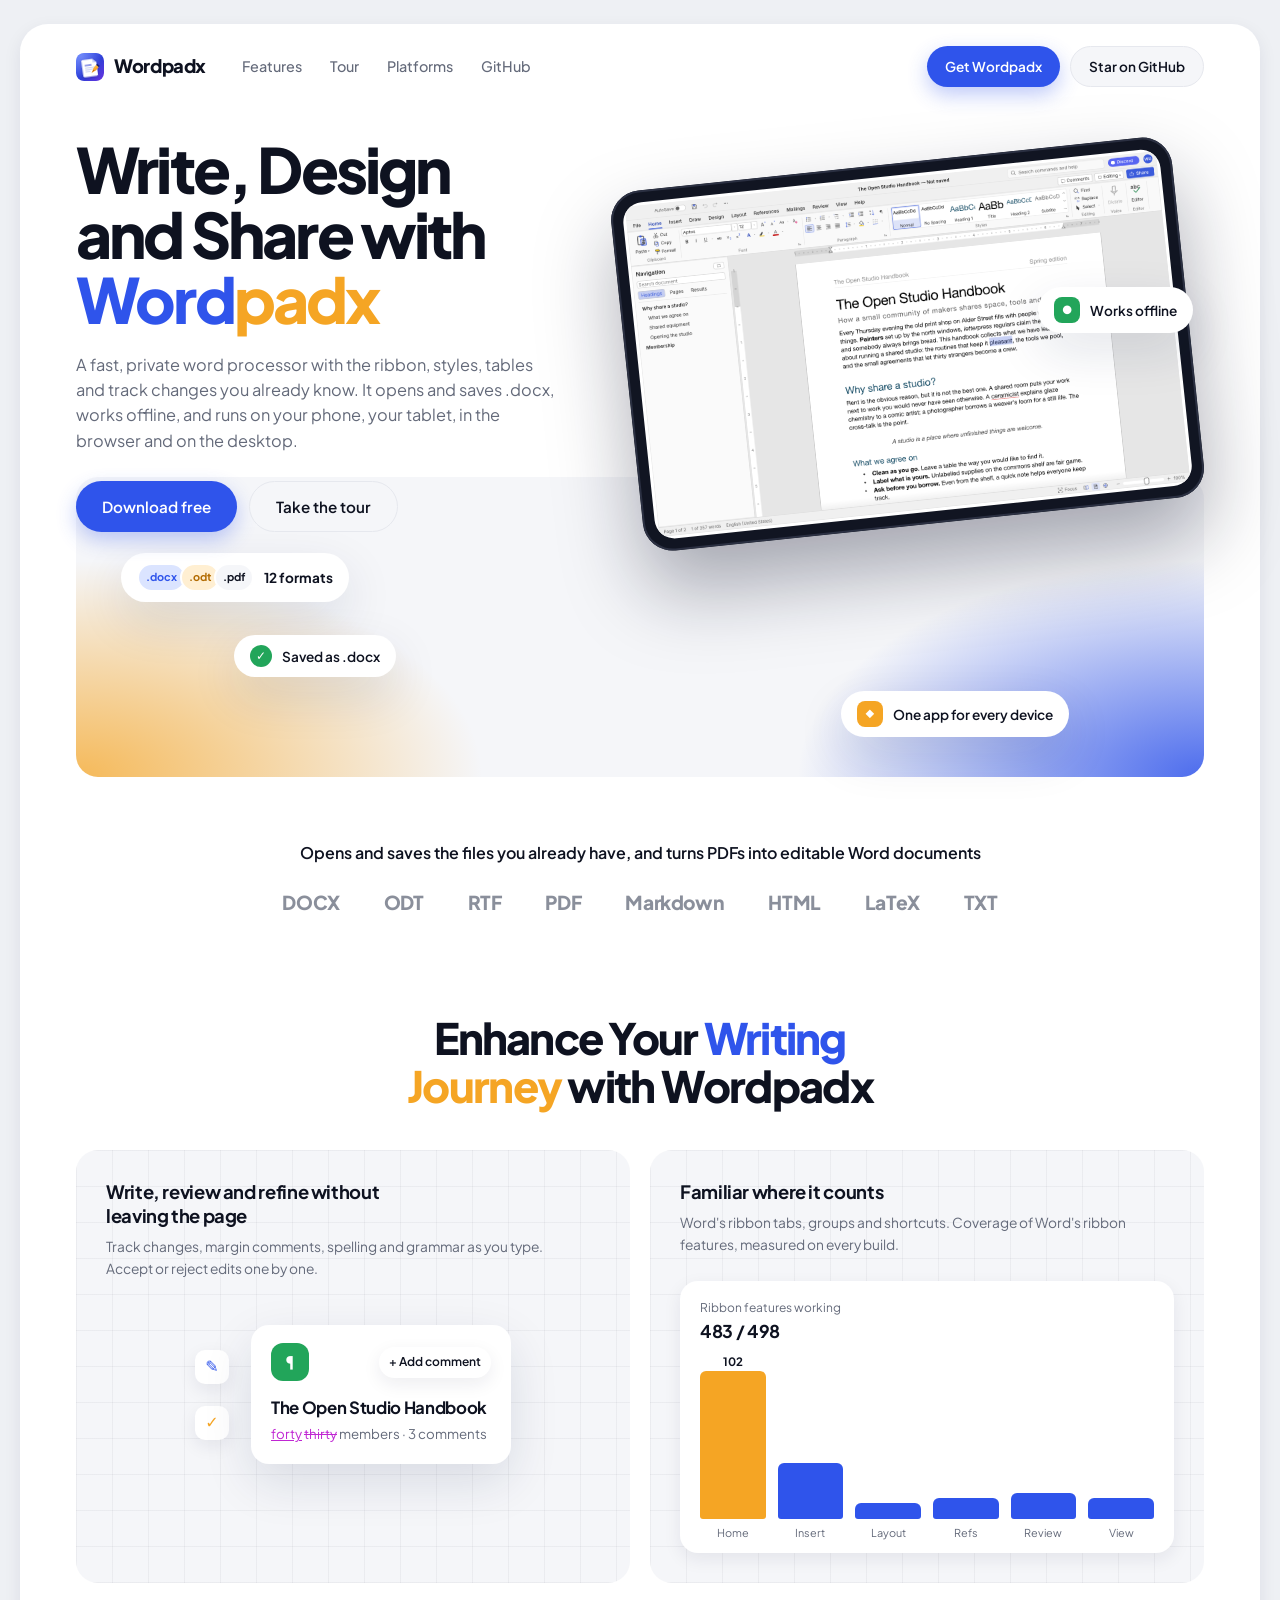
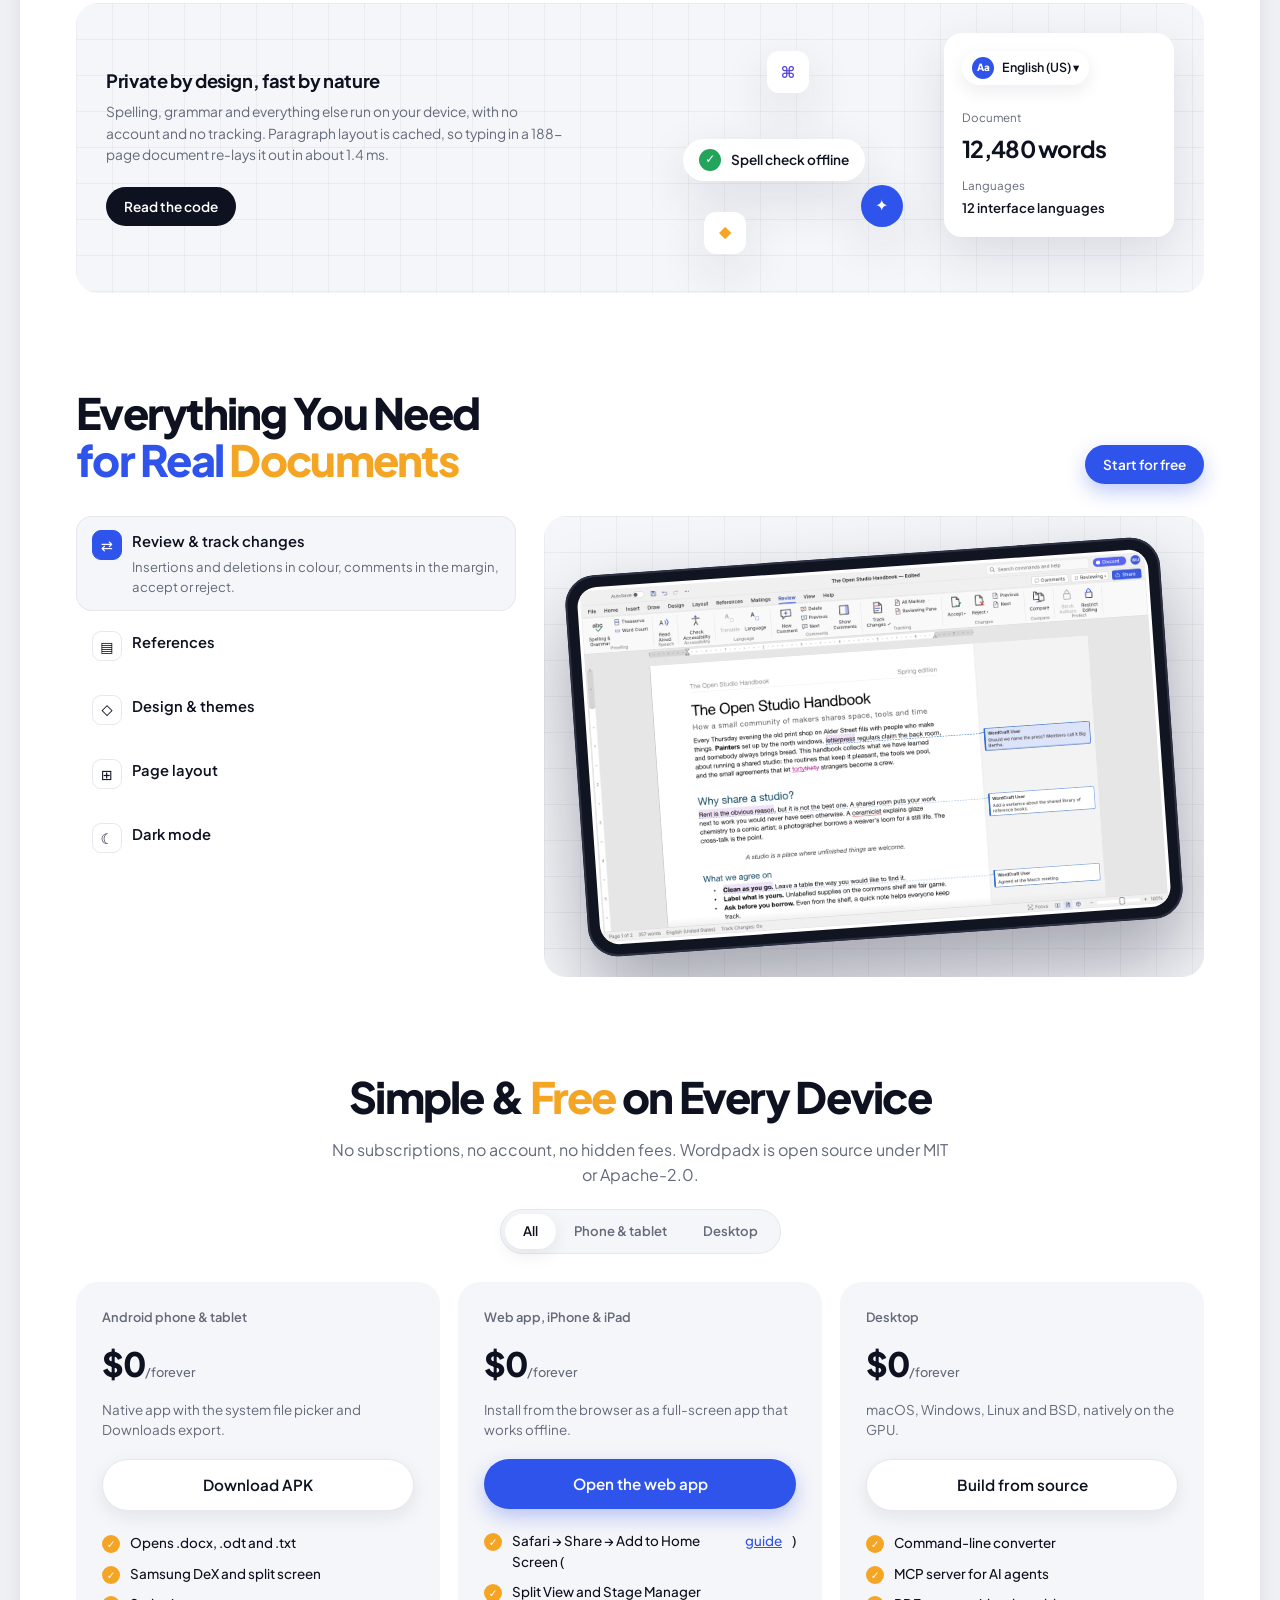
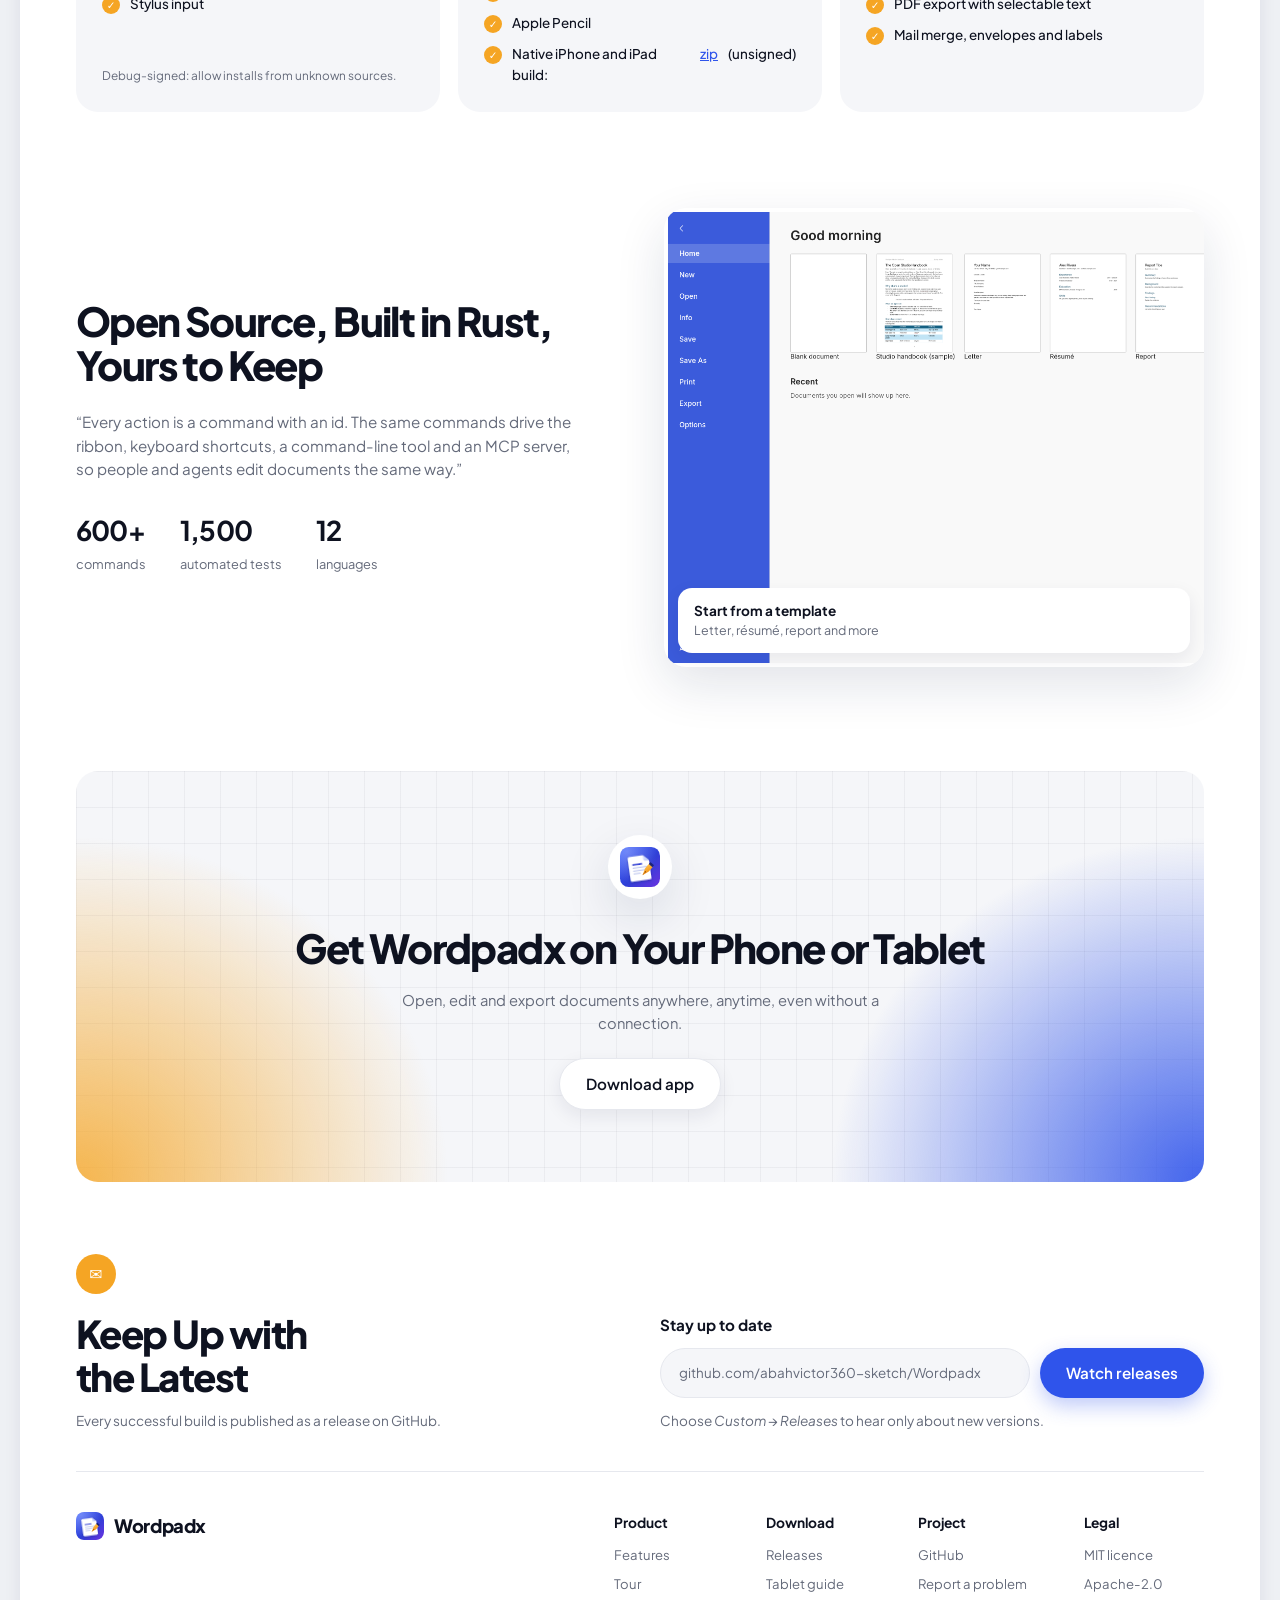
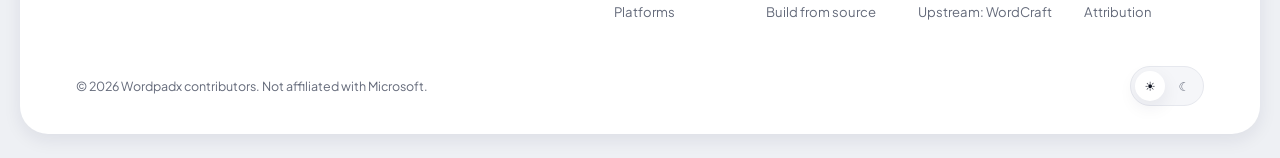
<file: website/index.html>
<!doctype html>
<html lang="en">
<head>
  <meta charset="utf-8">
  <meta name="viewport" content="width=device-width, initial-scale=1">
  <title>Wordpadx — Write, design and share on any device</title>
  <meta name="description" content="Wordpadx is a fast, private, open-source word processor written in Rust for Android phones and tablets, iPhone, iPad, the web and the desktop. Opens and saves .docx.">
  <meta name="theme-color" content="#2f54eb">
  <link rel="icon" type="image/svg+xml" href="assets/icons/app-icon.svg">
  <link rel="preconnect" href="https://fonts.googleapis.com">
  <link rel="preconnect" href="https://fonts.gstatic.com" crossorigin>
  <link href="https://fonts.googleapis.com/css2?family=Plus+Jakarta+Sans:wght@400;500;600;700;800&display=swap" rel="stylesheet">
  <link rel="stylesheet" href="styles.css">
  <script>
    try { var t = localStorage.getItem('wpx-theme'); if (t) document.documentElement.dataset.theme = t; } catch (e) {}
  </script>
</head>
<body>
  <div class="frame">
    <header class="site-header">
      <nav class="nav" aria-label="Main navigation">
        <a class="brand" href="#top" aria-label="Wordpadx home">
          <img src="assets/icons/app-icon.svg" alt="" class="brand-mark" width="28" height="28">
          <span>Wordpadx</span>
        </a>
        <div class="nav-links" id="navLinks">
          <a href="#features">Features</a>
          <a href="#tour">Tour</a>
          <a href="#platforms">Platforms</a>
          <a href="https://github.com/abahvictor360-sketch/Wordpadx" target="_blank" rel="noopener">GitHub</a>
        </div>
        <div class="nav-actions">
          <a class="btn btn--primary btn--sm" href="#platforms">Get Wordpadx</a>
          <a class="btn btn--ghost btn--sm" href="https://github.com/abahvictor360-sketch/Wordpadx" target="_blank" rel="noopener">Star on GitHub</a>
        </div>
        <button class="menu-toggle" id="menuToggle" type="button" aria-expanded="false" aria-controls="navLinks" aria-label="Open navigation">
          <span></span><span></span><span></span>
        </button>
      </nav>
    </header>

    <main id="top">
      <!-- Hero -->
      <section class="hero">
        <div class="hero-copy reveal">
          <h1>Write, Design and Share with <span class="accent-blue">Word</span><span class="accent-orange">padx</span></h1>
          <p class="lede">A fast, private word processor with the ribbon, styles, tables and track changes you already know. It opens and saves .docx, works offline, and runs on your phone, your tablet, in the browser and on the desktop.</p>
          <div class="hero-actions">
            <a class="btn btn--primary" href="#platforms">Download free</a>
            <a class="btn btn--ghost" href="#tour">Take the tour</a>
          </div>
        </div>

        <div class="hero-stage reveal reveal--late">
          <div class="hero-card" aria-hidden="true"></div>
          <div class="device device--hero">
            <div class="device-screen">
              <img src="assets/images/hero.png" alt="Wordpadx with the Home tab of the ribbon open over a two-page sample document, the Navigation pane on the left and the Styles gallery above" width="1440" height="900">
            </div>
          </div>
          <div class="chip chip--formats"><span class="chip-dots"><i>.docx</i><i>.odt</i><i>.pdf</i></span><strong>12 formats</strong></div>
          <div class="chip chip--saved"><span class="tick">✓</span>Saved as .docx</div>
          <div class="chip chip--offline"><span class="badge badge--green">●</span>Works offline</div>
          <div class="chip chip--one"><span class="badge badge--orange">◆</span>One app for every device</div>
        </div>
      </section>

      <!-- Format strip -->
      <section class="formats reveal">
        <p>Opens and saves the files you already have, and turns PDFs into editable Word documents</p>
        <ul>
          <li>DOCX</li><li>ODT</li><li>RTF</li><li>PDF</li><li>Markdown</li><li>HTML</li><li>LaTeX</li><li>TXT</li>
        </ul>
      </section>

      <!-- Bento features -->
      <section class="section" id="features">
        <h2 class="section-title reveal">Enhance Your <span class="accent-blue">Writing</span><br><span class="accent-orange">Journey</span> with Wordpadx</h2>

        <div class="bento">
          <article class="tile reveal">
            <h3>Write, review and refine without leaving the page</h3>
            <p>Track changes, margin comments, spelling and grammar as you type. Accept or reject edits one by one.</p>
            <div class="tile-art tile-art--goals">
              <div class="mini-icons"><span class="mi mi--blue">✎</span><span class="mi mi--orange">✓</span></div>
              <div class="goal-card">
                <div class="goal-head"><span class="goal-icon">¶</span><span class="goal-add">+ Add comment</span></div>
                <strong>The Open Studio Handbook</strong>
                <small><ins>forty</ins> <del>thirty</del> members · 3 comments</small>
              </div>
            </div>
          </article>

          <article class="tile reveal reveal--late">
            <h3>Familiar where it counts</h3>
            <p>Word's ribbon tabs, groups and shortcuts. Coverage of Word's ribbon features, measured on every build.</p>
            <div class="tile-art tile-art--chart">
              <div class="chart-head"><span>Ribbon features working</span><strong>483 / 498</strong></div>
              <div class="bars" role="img" aria-label="Working ribbon features per tab: Home 102, Insert 47, Layout 22, References 25, Review 29, View 25">
                <div class="bar bar--hot" style="--h:100%"><em>102</em><span>Home</span></div>
                <div class="bar" style="--h:46%"><span>Insert</span></div>
                <div class="bar" style="--h:22%"><span>Layout</span></div>
                <div class="bar" style="--h:25%"><span>Refs</span></div>
                <div class="bar" style="--h:28%"><span>Review</span></div>
                <div class="bar" style="--h:25%"><span>View</span></div>
              </div>
            </div>
          </article>

          <article class="tile tile--wide reveal">
            <div class="tile-wide-copy">
              <h3>Private by design, fast by nature</h3>
              <p>Spelling, grammar and everything else run on your device, with no account and no tracking. Paragraph layout is cached, so typing in a 188-page document re-lays it out in about 1.4&nbsp;ms.</p>
              <a class="btn btn--dark btn--sm" href="https://github.com/abahvictor360-sketch/Wordpadx" target="_blank" rel="noopener">Read the code</a>
            </div>
            <div class="tile-art tile-art--secure">
              <span class="float float--a">⌘</span>
              <div class="chip chip--inline"><span class="tick">✓</span>Spell check offline</div>
              <span class="float float--b">✦</span>
              <span class="float float--c">◆</span>
              <div class="balance">
                <div class="balance-head"><span class="flag">Aa</span>English (US) ▾</div>
                <small>Document</small>
                <strong>12,480 words</strong>
                <small>Languages</small>
                <span class="mono">12 interface languages</span>
              </div>
            </div>
          </article>
        </div>
      </section>

      <!-- Tour -->
      <section class="section tour" id="tour">
        <div class="tour-head reveal">
          <h2>Everything You Need<br><span class="accent-blue">for Real</span> <span class="accent-orange">Documents</span></h2>
          <a class="btn btn--primary btn--sm" href="#platforms">Start for free</a>
        </div>
        <div class="tour-body">
          <div class="tour-list" role="tablist" aria-label="Wordpadx features">
            <button class="tour-item is-active" role="tab" aria-selected="true" data-shot="review" data-alt="The Review tab with tracked changes and comment balloons">
              <span class="ti-icon">⇄</span><span class="ti-title">Review &amp; track changes</span>
              <span class="ti-text">Insertions and deletions in colour, comments in the margin, accept or reject.</span>
            </button>
            <button class="tour-item" role="tab" aria-selected="false" data-shot="references" data-alt="The References tab with a table of contents and a styled table">
              <span class="ti-icon">▤</span><span class="ti-title">References</span>
              <span class="ti-text">Tables of contents, footnotes, citations in APA, MLA, Chicago or IEEE, and an index.</span>
            </button>
            <button class="tour-item" role="tab" aria-selected="false" data-shot="design" data-alt="The Design tab with style sets and a DRAFT watermark">
              <span class="ti-icon">◇</span><span class="ti-title">Design &amp; themes</span>
              <span class="ti-text">Themes, style sets, watermarks, page colour and borders.</span>
            </button>
            <button class="tour-item" role="tab" aria-selected="false" data-shot="layout" data-alt="The Layout tab with a drop cap, text wrapping and line numbers">
              <span class="ti-icon">⊞</span><span class="ti-title">Page layout</span>
              <span class="ti-text">Drop caps, text wrapping around pictures, hyphenation and line numbers.</span>
            </button>
            <button class="tour-item" role="tab" aria-selected="false" data-shot="dark" data-alt="Wordpadx in dark mode with formatting marks shown">
              <span class="ti-icon">☾</span><span class="ti-title">Dark mode</span>
              <span class="ti-text">Easy on the eyes at night, with formatting marks when you need them.</span>
            </button>
          </div>
          <div class="tour-stage reveal reveal--late">
            <div class="device device--tour">
              <div class="device-screen">
                <img id="tourShot" src="assets/images/review.png" alt="The Review tab with tracked changes and comment balloons" width="1440" height="900" loading="lazy">
              </div>
            </div>
          </div>
        </div>
      </section>

      <!-- Platforms (pricing-style cards) -->
      <section class="section" id="platforms">
        <h2 class="section-title reveal">Simple &amp; <span class="accent-orange">Free</span> on Every Device</h2>
        <p class="section-sub reveal">No subscriptions, no account, no hidden fees. Wordpadx is open source under MIT or Apache-2.0.</p>
        <div class="seg reveal" role="tablist" aria-label="Device type">
          <button class="seg-btn is-active" data-filter="all" aria-selected="true">All</button>
          <button class="seg-btn" data-filter="tablet" aria-selected="false">Phone &amp; tablet</button>
          <button class="seg-btn" data-filter="desktop" aria-selected="false">Desktop</button>
        </div>
        <div class="plans">
          <article class="plan reveal" data-kind="tablet">
            <span class="plan-name">Android phone &amp; tablet</span>
            <div class="plan-price">$0<small>/forever</small></div>
            <p class="plan-desc">Native app with the system file picker and Downloads export.</p>
            <a class="btn btn--light btn--full" href="https://github.com/abahvictor360-sketch/Wordpadx/releases/latest/download/app-debug.apk">Download APK</a>
            <ul class="checks">
              <li>Opens .docx, .odt and .txt</li>
              <li>Samsung DeX and split screen</li>
              <li>Stylus input</li>
            </ul>
            <small class="plan-note">Debug-signed: allow installs from unknown sources.</small>
          </article>
          <article class="plan plan--featured reveal reveal--late" data-kind="tablet">
            <span class="plan-name">Web app, iPhone &amp; iPad</span>
            <div class="plan-price">$0<small>/forever</small></div>
            <p class="plan-desc">Install from the browser as a full-screen app that works offline.</p>
            <a class="btn btn--primary btn--full" href="app/?sample">Open the web app</a>
            <ul class="checks">
              <li>Safari → Share → Add to Home Screen (<a href="https://github.com/abahvictor360-sketch/Wordpadx/blob/main/TABLET_GUIDE.md">guide</a>)</li>
              <li>Split View and Stage Manager</li>
              <li>Apple Pencil</li>
              <li>Native iPhone and iPad build: <a href="https://github.com/abahvictor360-sketch/Wordpadx/releases/latest/download/Wordpadx-iPad.zip">zip</a> (unsigned)</li>
            </ul>
          </article>
          <article class="plan reveal" data-kind="desktop">
            <span class="plan-name">Desktop</span>
            <div class="plan-price">$0<small>/forever</small></div>
            <p class="plan-desc">macOS, Windows, Linux and BSD, natively on the GPU.</p>
            <a class="btn btn--light btn--full" href="https://github.com/abahvictor360-sketch/Wordpadx#build-from-source">Build from source</a>
            <ul class="checks">
              <li>Command-line converter</li>
              <li>MCP server for AI agents</li>
              <li>PDF export with selectable text</li>
              <li>Mail merge, envelopes and labels</li>
            </ul>
          </article>
        </div>
      </section>

      <!-- Open source block (in place of a testimonial) -->
      <section class="section open">
        <div class="open-copy reveal">
          <h2>Open Source, Built in Rust, Yours to Keep</h2>
          <blockquote>“Every action is a command with an id. The same commands drive the ribbon, keyboard shortcuts, a command-line tool and an MCP server, so people and agents edit documents the same way.”</blockquote>
          <div class="stats">
            <div><strong>600+</strong><span>commands</span></div>
            <div><strong>1,500</strong><span>automated tests</span></div>
            <div><strong>12</strong><span>languages</span></div>
          </div>
        </div>
        <figure class="open-shot reveal reveal--late">
          <img src="assets/images/backstage.png" alt="The File tab start page with templates and recent documents" width="1440" height="900" loading="lazy">
          <figcaption><strong>Start from a template</strong><span>Letter, résumé, report and more</span></figcaption>
        </figure>
      </section>

      <!-- CTA -->
      <section class="cta reveal">
        <span class="cta-mark"><img src="assets/icons/app-icon.svg" alt="" width="40" height="40"></span>
        <h2>Get Wordpadx on Your Phone or Tablet</h2>
        <p>Open, edit and export documents anywhere, anytime, even without a connection.</p>
        <a class="btn btn--light" href="#platforms">Download app</a>
      </section>

      <!-- Follow -->
      <section class="follow">
        <div class="follow-copy reveal">
          <span class="follow-icon">✉</span>
          <h2>Keep Up with<br>the Latest</h2>
          <p>Every successful build is published as a release on GitHub.</p>
        </div>
        <div class="follow-form reveal reveal--late">
          <h3>Stay up to date</h3>
          <div class="follow-row">
            <span class="follow-field">github.com/abahvictor360-sketch/Wordpadx</span>
            <a class="btn btn--primary" href="https://github.com/abahvictor360-sketch/Wordpadx/subscription" target="_blank" rel="noopener">Watch releases</a>
          </div>
          <small>Choose <em>Custom → Releases</em> to hear only about new versions.</small>
        </div>
      </section>
    </main>

    <footer class="footer">
      <div class="footer-top">
        <a class="brand" href="#top"><img src="assets/icons/app-icon.svg" alt="" class="brand-mark" width="28" height="28"><span>Wordpadx</span></a>
        <div class="footer-cols">
          <div><h4>Product</h4><a href="#features">Features</a><a href="#tour">Tour</a><a href="#platforms">Platforms</a></div>
          <div><h4>Download</h4><a href="https://github.com/abahvictor360-sketch/Wordpadx/releases">Releases</a><a href="https://github.com/abahvictor360-sketch/Wordpadx/blob/main/TABLET_GUIDE.md">Tablet guide</a><a href="https://github.com/abahvictor360-sketch/Wordpadx#build-from-source">Build from source</a></div>
          <div><h4>Project</h4><a href="https://github.com/abahvictor360-sketch/Wordpadx">GitHub</a><a href="https://github.com/abahvictor360-sketch/Wordpadx/issues">Report a problem</a><a href="https://github.com/storytold/wordcraft">Upstream: WordCraft</a></div>
          <div><h4>Legal</h4><a href="https://github.com/abahvictor360-sketch/Wordpadx/blob/main/LICENSE-MIT">MIT licence</a><a href="https://github.com/abahvictor360-sketch/Wordpadx/blob/main/LICENSE-APACHE">Apache-2.0</a><a href="https://github.com/abahvictor360-sketch/Wordpadx/blob/main/ATTRIBUTION.md">Attribution</a></div>
        </div>
      </div>
      <div class="footer-bottom">
        <span>© 2026 Wordpadx contributors. Not affiliated with Microsoft.</span>
        <div class="theme-switch" role="group" aria-label="Colour theme">
          <button type="button" data-theme-set="light" aria-label="Light theme">☀</button>
          <button type="button" data-theme-set="dark" aria-label="Dark theme">☾</button>
        </div>
      </div>
    </footer>
  </div>
  <script src="script.js"></script>
</body>
</html>
</file>
<file: website/styles.css>
/* Wordpadx landing page */
:root {
  --blue: #2f54eb;
  --blue-deep: #1f3fc4;
  --orange: #f5a524;
  --green: #22a55a;
  --ink: #0e1220;
  --muted: #646a7a;
  --line: #e6e8ee;
  --page: #eef0f4;
  --surface: #ffffff;
  --tile: #f5f6f9;
  --grid: rgba(14, 18, 32, 0.045);
  --shadow: 0 18px 50px rgba(20, 30, 70, 0.12);
  --shadow-sm: 0 6px 18px rgba(20, 30, 70, 0.08);
  --radius: 22px;
  --font: "Plus Jakarta Sans", system-ui, -apple-system, "Segoe UI", sans-serif;
}
@media (prefers-color-scheme: dark) {
  :root:not([data-theme="light"]) {
    --ink: #eef0f6; --muted: #a2a8b8; --line: #262b3a; --page: #07090f;
    --surface: #10131c; --tile: #161a26; --grid: rgba(255, 255, 255, 0.04);
    --shadow: 0 18px 50px rgba(0, 0, 0, 0.45); --shadow-sm: 0 6px 18px rgba(0, 0, 0, 0.35);
  }
}
:root[data-theme="dark"] {
  --ink: #eef0f6; --muted: #a2a8b8; --line: #262b3a; --page: #07090f;
  --surface: #10131c; --tile: #161a26; --grid: rgba(255, 255, 255, 0.04);
  --shadow: 0 18px 50px rgba(0, 0, 0, 0.45); --shadow-sm: 0 6px 18px rgba(0, 0, 0, 0.35);
}

* { box-sizing: border-box; margin: 0; padding: 0; }
html { scroll-behavior: smooth; }
body { background: var(--page); color: var(--ink); font-family: var(--font); line-height: 1.55; -webkit-font-smoothing: antialiased; overflow-x: hidden; }
a { color: inherit; text-decoration: none; }
img { display: block; max-width: 100%; height: auto; }
button { font: inherit; color: inherit; background: none; border: 0; cursor: pointer; }

.frame { max-width: 1240px; margin: 24px auto; background: var(--surface); border-radius: 28px; padding: 0 56px; box-shadow: var(--shadow-sm); }
.accent-blue { color: var(--blue); }
.accent-orange { color: var(--orange); }

/* Buttons */
.btn { display: inline-flex; align-items: center; justify-content: center; gap: 8px; padding: 13px 26px; border-radius: 999px; font-weight: 600; font-size: 0.95rem; transition: transform 0.15s, background 0.2s, box-shadow 0.2s; white-space: nowrap; }
.btn:hover { transform: translateY(-1px); }
.btn--sm { padding: 9px 18px; font-size: 0.85rem; }
.btn--full { width: 100%; }
.btn--primary { background: var(--blue); color: #fff; box-shadow: 0 8px 20px rgba(47, 84, 235, 0.3); }
.btn--primary:hover { background: var(--blue-deep); }
.btn--ghost { background: var(--tile); border: 1px solid var(--line); }
.btn--light { background: var(--surface); border: 1px solid var(--line); box-shadow: var(--shadow-sm); }
.btn--dark { background: var(--ink); color: var(--surface); }
:focus-visible { outline: 3px solid var(--orange); outline-offset: 3px; border-radius: 8px; }

/* Header */
.site-header { padding: 22px 0; position: relative; z-index: 20; }
.nav { display: flex; align-items: center; gap: 36px; }
.brand { display: inline-flex; align-items: center; gap: 10px; font-weight: 800; font-size: 1.15rem; letter-spacing: -0.02em; }
.brand-mark { width: 28px; height: 28px; border-radius: 8px; }
.nav-links { display: flex; gap: 28px; font-size: 0.9rem; color: var(--muted); font-weight: 500; }
.nav-links a:hover { color: var(--ink); }
.nav-actions { margin-left: auto; display: flex; gap: 10px; }
.menu-toggle { display: none; width: 40px; height: 40px; border-radius: 12px; background: var(--tile); flex-direction: column; align-items: center; justify-content: center; gap: 4px; margin-left: auto; }
.menu-toggle span { width: 16px; height: 2px; background: var(--ink); border-radius: 2px; }

/* Hero */
.hero { display: grid; grid-template-columns: 1fr 1.05fr; grid-template-rows: auto auto; column-gap: 32px; padding-top: 28px; position: relative; }
.hero-copy { grid-column: 1; grid-row: 1; padding-bottom: 36px; z-index: 2; }
.hero h1 { font-size: clamp(2.4rem, 5vw, 3.9rem); line-height: 1.04; letter-spacing: -0.045em; font-weight: 800; max-width: 11ch; }
.lede { color: var(--muted); margin: 20px 0 28px; max-width: 40ch; font-size: 1.02rem; }
.hero-actions { display: flex; gap: 12px; flex-wrap: wrap; }

.hero-stage { grid-column: 1 / -1; grid-row: 1 / 3; position: relative; min-height: 640px; pointer-events: none; }
.hero-stage > * { pointer-events: auto; }
.hero-card { position: absolute; left: 0; right: 0; bottom: 0; height: 300px; border-radius: var(--radius);
  background:
    radial-gradient(60% 120% at 0% 100%, rgba(245, 165, 36, 0.75), transparent 60%),
    radial-gradient(60% 120% at 100% 100%, rgba(47, 84, 235, 0.85), transparent 60%),
    linear-gradient(180deg, var(--tile), var(--tile));
}
.device { background: #111522; border-radius: 30px; padding: 12px; box-shadow: 0 40px 80px rgba(14, 18, 40, 0.35), inset 0 0 0 2px #2b3042; }
.device-screen { border-radius: 20px; overflow: hidden; background: #fff; }
.device-screen img { width: 100%; }
.device--hero { position: absolute; right: 1%; top: 20px; width: 50%; transform: rotate(-6deg); transform-origin: 60% 60%; }

.chip { position: absolute; display: inline-flex; align-items: center; gap: 10px; background: var(--surface); color: var(--ink); padding: 10px 16px; border-radius: 999px; font-weight: 600; font-size: 0.85rem; box-shadow: var(--shadow); }
.chip--formats { left: 4%; bottom: 175px; }
.chip--saved { left: 14%; bottom: 100px; }
.chip--offline { right: 1%; top: 150px; }
.chip--one { right: 12%; bottom: 40px; }
.chip-dots { display: inline-flex; }
.chip-dots i { font-style: normal; font-size: 0.68rem; font-weight: 700; padding: 4px 7px; border-radius: 999px; background: var(--tile); border: 2px solid var(--surface); margin-left: -6px; }
.chip-dots i:first-child { margin-left: 0; background: #dbe4ff; color: var(--blue); }
.chip-dots i:nth-child(2) { background: #ffefd2; color: #b26b00; }
.tick { display: inline-grid; place-items: center; width: 22px; height: 22px; border-radius: 50%; background: var(--green); color: #fff; font-size: 0.75rem; }
.badge { display: inline-grid; place-items: center; width: 26px; height: 26px; border-radius: 8px; color: #fff; font-size: 0.7rem; }
.badge--green { background: var(--green); }
.badge--orange { background: var(--orange); }

/* Formats strip */
.formats { text-align: center; padding: 64px 0 24px; }
.formats p { font-weight: 600; margin-bottom: 22px; }
.formats ul { list-style: none; display: flex; flex-wrap: wrap; justify-content: center; gap: 14px 44px; color: var(--muted); opacity: 0.75; font-weight: 800; font-size: 1.2rem; letter-spacing: -0.02em; }

/* Sections */
.section { padding: 72px 0 24px; }
.section-title { text-align: center; font-size: clamp(1.9rem, 3.6vw, 2.7rem); letter-spacing: -0.04em; line-height: 1.12; font-weight: 800; margin-bottom: 40px; }
.section-sub { text-align: center; color: var(--muted); max-width: 52ch; margin: -24px auto 22px; }

/* Bento */
.bento { display: grid; grid-template-columns: 1fr 1fr; gap: 20px; }
.tile { background: var(--tile); border-radius: var(--radius); padding: 30px; position: relative; overflow: hidden;
  background-image: linear-gradient(var(--grid) 1px, transparent 1px), linear-gradient(90deg, var(--grid) 1px, transparent 1px);
  background-size: 36px 36px; }
.tile h3 { font-size: 1.15rem; letter-spacing: -0.02em; max-width: 26ch; line-height: 1.3; }
.tile p { color: var(--muted); font-size: 0.86rem; max-width: 46ch; margin-top: 8px; }
.tile--wide { grid-column: 1 / -1; display: grid; grid-template-columns: 1fr 1fr; gap: 24px; align-items: center; }
.tile-wide-copy .btn { margin-top: 22px; }
.tile-art { margin-top: 26px; min-height: 180px; position: relative; }

.tile-art--goals { display: flex; align-items: center; justify-content: center; gap: 22px; }
.mini-icons { display: grid; gap: 22px; }
.mi { display: grid; place-items: center; width: 34px; height: 34px; border-radius: 10px; background: var(--surface); box-shadow: var(--shadow-sm); font-weight: 700; }
.mi--blue { color: var(--blue); } .mi--orange { color: var(--orange); }
.goal-card { background: var(--surface); border-radius: 18px; padding: 18px 20px; box-shadow: var(--shadow); min-width: 260px; }
.goal-head { display: flex; justify-content: space-between; align-items: center; margin-bottom: 14px; }
.goal-icon { display: grid; place-items: center; width: 38px; height: 38px; border-radius: 12px; background: var(--green); color: #fff; font-weight: 800; }
.goal-add { font-size: 0.75rem; font-weight: 600; padding: 6px 10px; border-radius: 999px; box-shadow: var(--shadow-sm); }
.goal-card strong { display: block; font-size: 1.05rem; letter-spacing: -0.02em; }
.goal-card small { color: var(--muted); }
.goal-card ins { color: #c026d3; text-decoration: underline; }
.goal-card del { color: #c026d3; }

.tile-art--chart { background: var(--surface); border-radius: 18px; padding: 18px 20px 12px; box-shadow: var(--shadow-sm); }
.chart-head { display: flex; flex-direction: column; font-size: 0.75rem; color: var(--muted); }
.chart-head strong { color: var(--ink); font-size: 1.1rem; letter-spacing: -0.02em; }
.bars { display: grid; grid-template-columns: repeat(6, 1fr); gap: 12px; align-items: end; height: 170px; margin-top: 26px; }
.bar { position: relative; height: 100%; display: flex; flex-direction: column; justify-content: flex-end; align-items: center; }
.bar::before { content: ""; width: 100%; height: calc(var(--h) - 22px); min-height: 8px; background: var(--blue); border-radius: 6px 6px 3px 3px; }
.bar--hot::before { background: var(--orange); }
.bar span { font-size: 0.68rem; color: var(--muted); margin-top: 6px; height: 16px; }
.bar em { position: absolute; top: -18px; font-style: normal; font-size: 0.72rem; font-weight: 700; }

.tile-art--secure { min-height: 230px; margin-top: 0; }
.chip--inline { position: absolute; left: 6%; top: 46%; }
.float { position: absolute; display: grid; place-items: center; width: 42px; height: 42px; border-radius: 12px; background: var(--surface); box-shadow: var(--shadow); font-weight: 800; }
.float--a { left: 22%; top: 8%; color: #5b4bd6; }
.float--b { left: 40%; top: 66%; background: var(--blue); color: #fff; border-radius: 50%; }
.float--c { left: 10%; top: 78%; color: var(--orange); }
.balance { position: absolute; right: 0; top: 0; width: 230px; background: var(--surface); border-radius: 18px; padding: 18px; box-shadow: var(--shadow); display: flex; flex-direction: column; gap: 4px; }
.balance-head { display: inline-flex; align-items: center; gap: 8px; font-size: 0.78rem; font-weight: 600; padding: 6px 10px; border-radius: 999px; box-shadow: var(--shadow-sm); align-self: flex-start; margin-bottom: 14px; }
.flag { display: grid; place-items: center; width: 22px; height: 22px; border-radius: 50%; background: var(--blue); color: #fff; font-size: 0.62rem; font-weight: 800; }
.balance small { color: var(--muted); font-size: 0.72rem; margin-top: 6px; }
.balance strong { font-size: 1.45rem; letter-spacing: -0.03em; }
.balance .mono { font-weight: 600; font-size: 0.82rem; }

/* Tour */
.tour-head { display: flex; justify-content: space-between; align-items: flex-end; gap: 20px; margin-bottom: 32px; }
.tour-head h2 { font-size: clamp(1.9rem, 3.6vw, 2.7rem); letter-spacing: -0.04em; line-height: 1.1; font-weight: 800; }
.tour-body { display: grid; grid-template-columns: 0.8fr 1.2fr; gap: 28px; align-items: start; }
.tour-list { display: grid; gap: 6px; }
.tour-item { text-align: left; display: grid; grid-template-columns: 30px 1fr; column-gap: 10px; padding: 14px 16px; border-radius: 16px; transition: background 0.2s; }
.tour-item:hover { background: var(--tile); }
.ti-icon { grid-row: 1 / 3; display: grid; place-items: center; width: 30px; height: 30px; border-radius: 9px; border: 1px solid var(--line); font-size: 0.9rem; }
.ti-title { font-weight: 600; font-size: 0.92rem; align-self: center; }
.ti-text { display: none; color: var(--muted); font-size: 0.82rem; margin-top: 4px; }
.tour-item.is-active { background: var(--tile); box-shadow: inset 0 0 0 1px var(--line); }
.tour-item.is-active .ti-text { display: block; }
.tour-item.is-active .ti-icon { background: var(--blue); color: #fff; border-color: var(--blue); }
.tour-stage { background: var(--tile); border-radius: var(--radius); padding: 40px 32px; overflow: hidden;
  background-image: linear-gradient(var(--grid) 1px, transparent 1px), linear-gradient(90deg, var(--grid) 1px, transparent 1px); background-size: 36px 36px; }
.device--tour { transform: rotate(-4deg); }
.device--tour img { transition: opacity 0.25s; }
.device--tour img.is-swapping { opacity: 0; }

/* Segmented control + plans */
.seg { display: flex; width: max-content; margin: 0 auto 28px; padding: 4px; border-radius: 999px; background: var(--tile); border: 1px solid var(--line); }
.seg-btn { padding: 7px 18px; border-radius: 999px; font-size: 0.82rem; font-weight: 600; color: var(--muted); }
.seg-btn.is-active { background: var(--surface); color: var(--ink); box-shadow: var(--shadow-sm); }
.plans { display: grid; grid-template-columns: repeat(3, 1fr); gap: 18px; }
.plan { background: var(--tile); border-radius: var(--radius); padding: 26px; display: flex; flex-direction: column; gap: 10px; transition: opacity 0.25s, transform 0.25s; }
.plan.is-dim { opacity: 0.35; transform: scale(0.98); }
.plan-name { font-size: 0.8rem; color: var(--muted); font-weight: 600; }
.plan-price { font-size: 2.1rem; font-weight: 800; letter-spacing: -0.04em; }
.plan-price small { font-size: 0.8rem; color: var(--muted); font-weight: 500; letter-spacing: 0; }
.plan-desc { font-size: 0.84rem; color: var(--muted); margin-bottom: 8px; }
.checks { list-style: none; display: grid; gap: 10px; margin-top: 12px; font-size: 0.84rem; font-weight: 500; }
.checks li { display: flex; gap: 10px; align-items: flex-start; }
.checks li::before { content: "✓"; flex: none; display: grid; place-items: center; width: 18px; height: 18px; border-radius: 50%; background: var(--orange); color: #fff; font-size: 0.65rem; margin-top: 2px; }
.checks a { color: var(--blue); text-decoration: underline; }
.plan-note { color: var(--muted); font-size: 0.74rem; margin-top: auto; padding-top: 12px; }

/* Open source block */
.open { display: grid; grid-template-columns: 1fr 1fr; gap: 48px; align-items: center; }
.open h2 { font-size: clamp(1.9rem, 3.4vw, 2.5rem); letter-spacing: -0.04em; line-height: 1.12; font-weight: 800; }
.open blockquote { color: var(--muted); margin: 22px 0 28px; max-width: 46ch; font-size: 0.95rem; }
.stats { display: flex; gap: 34px; }
.stats strong { display: block; font-size: 1.7rem; letter-spacing: -0.03em; }
.stats span { color: var(--muted); font-size: 0.8rem; }
.open-shot { position: relative; border-radius: var(--radius); overflow: hidden; box-shadow: var(--shadow); }
.open-shot img { aspect-ratio: 4 / 3.4; object-fit: cover; object-position: left top; width: 100%; }
.open-shot figcaption { position: absolute; left: 14px; right: 14px; bottom: 14px; background: var(--surface); border-radius: 14px; padding: 12px 16px; display: flex; flex-direction: column; font-size: 0.85rem; box-shadow: var(--shadow-sm); }
.open-shot figcaption span { color: var(--muted); font-size: 0.78rem; }

/* CTA */
.cta { margin: 80px 0 0; text-align: center; padding: 64px 24px 72px; border-radius: var(--radius);
  background:
    radial-gradient(55% 140% at 0% 100%, rgba(245, 165, 36, 0.8), transparent 60%),
    radial-gradient(55% 140% at 100% 100%, rgba(47, 84, 235, 0.9), transparent 60%),
    linear-gradient(var(--grid) 1px, transparent 1px) 0 0 / 36px 36px,
    linear-gradient(90deg, var(--grid) 1px, transparent 1px) 0 0 / 36px 36px,
    var(--tile); }
.cta-mark { display: inline-grid; place-items: center; width: 64px; height: 64px; border-radius: 50%; background: var(--surface); box-shadow: var(--shadow); margin-bottom: 18px; }
.cta h2 { font-size: clamp(1.8rem, 3.4vw, 2.5rem); letter-spacing: -0.04em; font-weight: 800; }
.cta p { color: var(--muted); max-width: 44ch; margin: 10px auto 24px; font-size: 0.92rem; }

/* Follow */
.follow { display: grid; grid-template-columns: 1fr 1fr; gap: 40px; align-items: end; padding: 72px 0 40px; border-bottom: 1px solid var(--line); }
.follow-icon { display: inline-grid; place-items: center; width: 40px; height: 40px; border-radius: 50%; background: var(--orange); color: #fff; margin-bottom: 18px; }
.follow h2 { font-size: clamp(1.8rem, 3.2vw, 2.4rem); letter-spacing: -0.04em; line-height: 1.12; font-weight: 800; }
.follow-copy p, .follow-form small { color: var(--muted); font-size: 0.85rem; margin-top: 12px; display: block; }
.follow-form h3 { font-size: 0.95rem; margin-bottom: 12px; }
.follow-row { display: flex; gap: 10px; }
.follow-field { flex: 1; min-width: 0; display: flex; align-items: center; padding: 0 18px; border-radius: 999px; background: var(--tile); border: 1px solid var(--line); color: var(--muted); font-size: 0.84rem; overflow: hidden; text-overflow: ellipsis; white-space: nowrap; }

/* Footer */
.footer { padding: 40px 0 28px; }
.footer-top { display: flex; justify-content: space-between; align-items: flex-start; gap: 40px; flex-wrap: wrap; }
.footer-cols { display: grid; grid-template-columns: repeat(4, minmax(120px, auto)); gap: 32px; }
.footer-cols h4 { font-size: 0.86rem; margin-bottom: 12px; }
.footer-cols a { display: block; color: var(--muted); font-size: 0.82rem; margin-bottom: 8px; }
.footer-cols a:hover { color: var(--ink); }
.footer-bottom { display: flex; justify-content: space-between; align-items: center; margin-top: 36px; color: var(--muted); font-size: 0.78rem; gap: 16px; }
.theme-switch { display: flex; gap: 4px; padding: 4px; border-radius: 999px; background: var(--tile); border: 1px solid var(--line); }
.theme-switch button { width: 30px; height: 30px; border-radius: 50%; color: var(--muted); }
.theme-switch button.is-active { background: var(--surface); color: var(--ink); box-shadow: var(--shadow-sm); }

/* Reveal */
.reveal { opacity: 0; transform: translateY(18px); transition: opacity 0.6s ease, transform 0.6s ease; }
.reveal--late { transition-delay: 0.12s; }
.reveal.is-visible { opacity: 1; transform: none; }
.hero-stage.reveal.is-visible { transform: none; }
@media (prefers-reduced-motion: reduce) {
  .reveal { opacity: 1; transform: none; transition: none; }
  html { scroll-behavior: auto; }
}

/* Responsive */
@media (max-width: 980px) {
  .frame { margin: 0; border-radius: 0; padding: 0 24px; }
  .nav-actions .btn--ghost { display: none; }
  .hero { grid-template-columns: 1fr; }
  .hero-stage { grid-column: 1; grid-row: 2; min-height: 520px; }
  .device--hero { width: 78%; right: 6%; }
  .bento, .tile--wide, .tour-body, .open, .follow { grid-template-columns: 1fr; }
  .plans { grid-template-columns: 1fr; max-width: 460px; margin: 0 auto; }
  .footer-cols { grid-template-columns: repeat(2, 1fr); }
}
@media (max-width: 720px) {
  .nav { gap: 12px; }
  .menu-toggle { display: flex; margin-left: 0; }
  .nav-actions { margin-left: auto; }
  .nav-links { display: none; position: absolute; top: 72px; left: 16px; right: 16px; flex-direction: column; gap: 4px; background: var(--surface); border: 1px solid var(--line); border-radius: 18px; padding: 10px; box-shadow: var(--shadow); }
  .nav-links.is-open { display: flex; }
  .nav-links a { padding: 10px 12px; border-radius: 10px; }
  .frame { padding: 0 16px; }
  .hero-stage { min-height: 430px; }
  .hero-card { height: 220px; }
  .device--hero { width: 92%; right: 4%; top: 20px; border-radius: 20px; padding: 7px; }
  .device--hero .device-screen { border-radius: 14px; }
  .chip { font-size: 0.75rem; padding: 8px 12px; }
  .chip--formats { left: 3%; bottom: 140px; }
  .chip--saved { left: 3%; bottom: 84px; }
  .chip--offline { display: none; }
  .chip--one { right: 3%; bottom: 24px; }
  .tile { padding: 22px; }
  .goal-card { min-width: 0; flex: 1; }
  .tile-art--secure { min-height: 300px; }
  .balance { position: relative; width: auto; margin-left: auto; max-width: 240px; }
  .chip--inline { top: auto; bottom: 18px; left: 0; }
  .float--a { left: 4%; top: 2%; } .float--b, .float--c { display: none; }
  .tour-head { flex-direction: column; align-items: flex-start; }
  .tour-stage { padding: 24px 16px; }
  .stats { gap: 20px; flex-wrap: wrap; }
  .follow-row { flex-direction: column; }
  .follow-field { padding: 12px 16px; }
  .footer-bottom { flex-direction: column; align-items: flex-start; }
}
</file>
